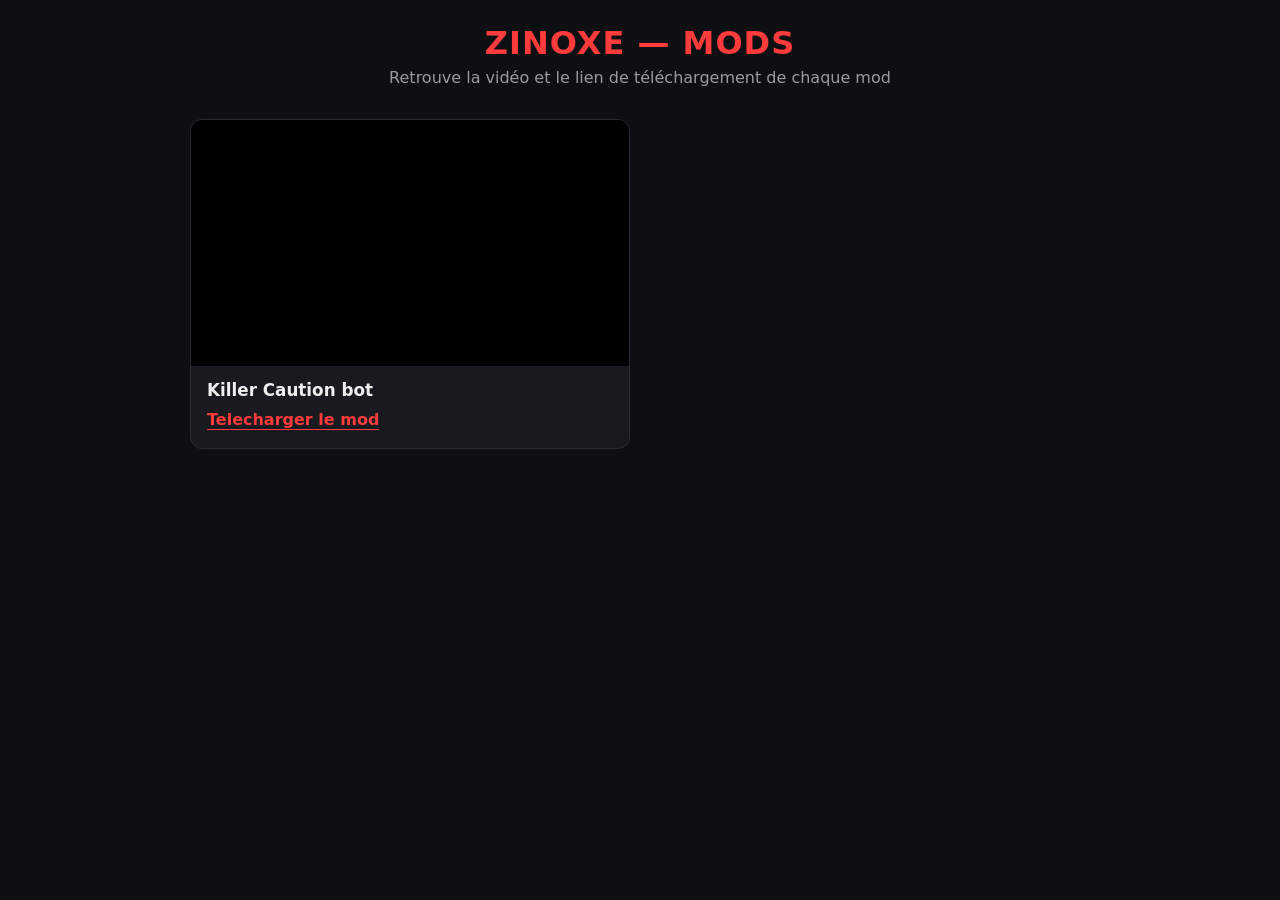
<file: site.html>
<!DOCTYPE html>
<html lang="fr">
<head>
<meta charset="UTF-8">
<meta name="viewport" content="width=device-width, initial-scale=1, viewport-fit=cover">
<title>Zinoxe — Mods</title>
<style>
  :root{
    --bg:#0e0f13; --card:#181a20; --accent:#ff3b3b; --text:#eee; --muted:#9a9aa3;
    box-sizing:border-box; padding-top:env(safe-area-inset-top,0px); padding-bottom:env(safe-area-inset-bottom,0px);
  }
  html{scroll-padding-top:env(safe-area-inset-top,0px);}
  *{box-sizing:border-box;}
  body{
    margin:0; background:var(--bg); color:var(--text);
    font-family:'Segoe UI',system-ui,sans-serif;
    padding:24px 16px 60px;
  }
  header{text-align:center; margin-bottom:32px;}
  header h1{
    font-size:2rem; margin:0; letter-spacing:1px;
    color:var(--accent); text-transform:uppercase;
  }
  header p{color:var(--muted); margin-top:6px;}
  .grid{
    display:grid; gap:20px; max-width:900px; margin:0 auto;
    grid-template-columns:1fr;
  }
  @media(min-width:640px){ .grid{grid-template-columns:1fr 1fr;} }
  .card{
    background:var(--card); border-radius:12px; overflow:hidden;
    border:1px solid #2a2c34; display:flex; flex-direction:column;
  }
  .video-wrap{position:relative; width:100%; padding-top:56.25%; background:#000;}
  .video-wrap iframe{position:absolute; inset:0; width:100%; height:100%; border:0;}
  .card-body{padding:14px 16px 18px;}
  .card-body h2{font-size:1.05rem; margin:0 0 10px;}
  .mod-link{
    display:inline-block; color:var(--accent); font-weight:600;
    text-decoration:none; border-bottom:1px solid var(--accent);
  }
  .mod-link:hover{opacity:.8;}
  .empty{
    max-width:900px; margin:0 auto; text-align:center; color:var(--muted);
    padding:40px 16px; border:1px dashed #3a3c46; border-radius:10px;
  }
</style>
</head>
<body>

<header>
  <h1>Zinoxe — Mods</h1>
  <p>Retrouve la vidéo et le lien de téléchargement de chaque mod</p>
</header>

<div class="grid">
  <div class="card">
    <div class="video-wrap">
      <iframe src="https://www.youtube.com/embed/Z-s7MTKyBsM" title="Killer Caution bot" allowfullscreen></iframe>
    </div>
    <div class="card-body">
      <h2>Killer Caution bot</h2>
      <a class="mod-link" href="https://gamebanana.com/mods/603190" target="_blank" rel="noopener">Telecharger le mod</a>
    </div>
  </div>
</div>

</body>
</html>
</file>
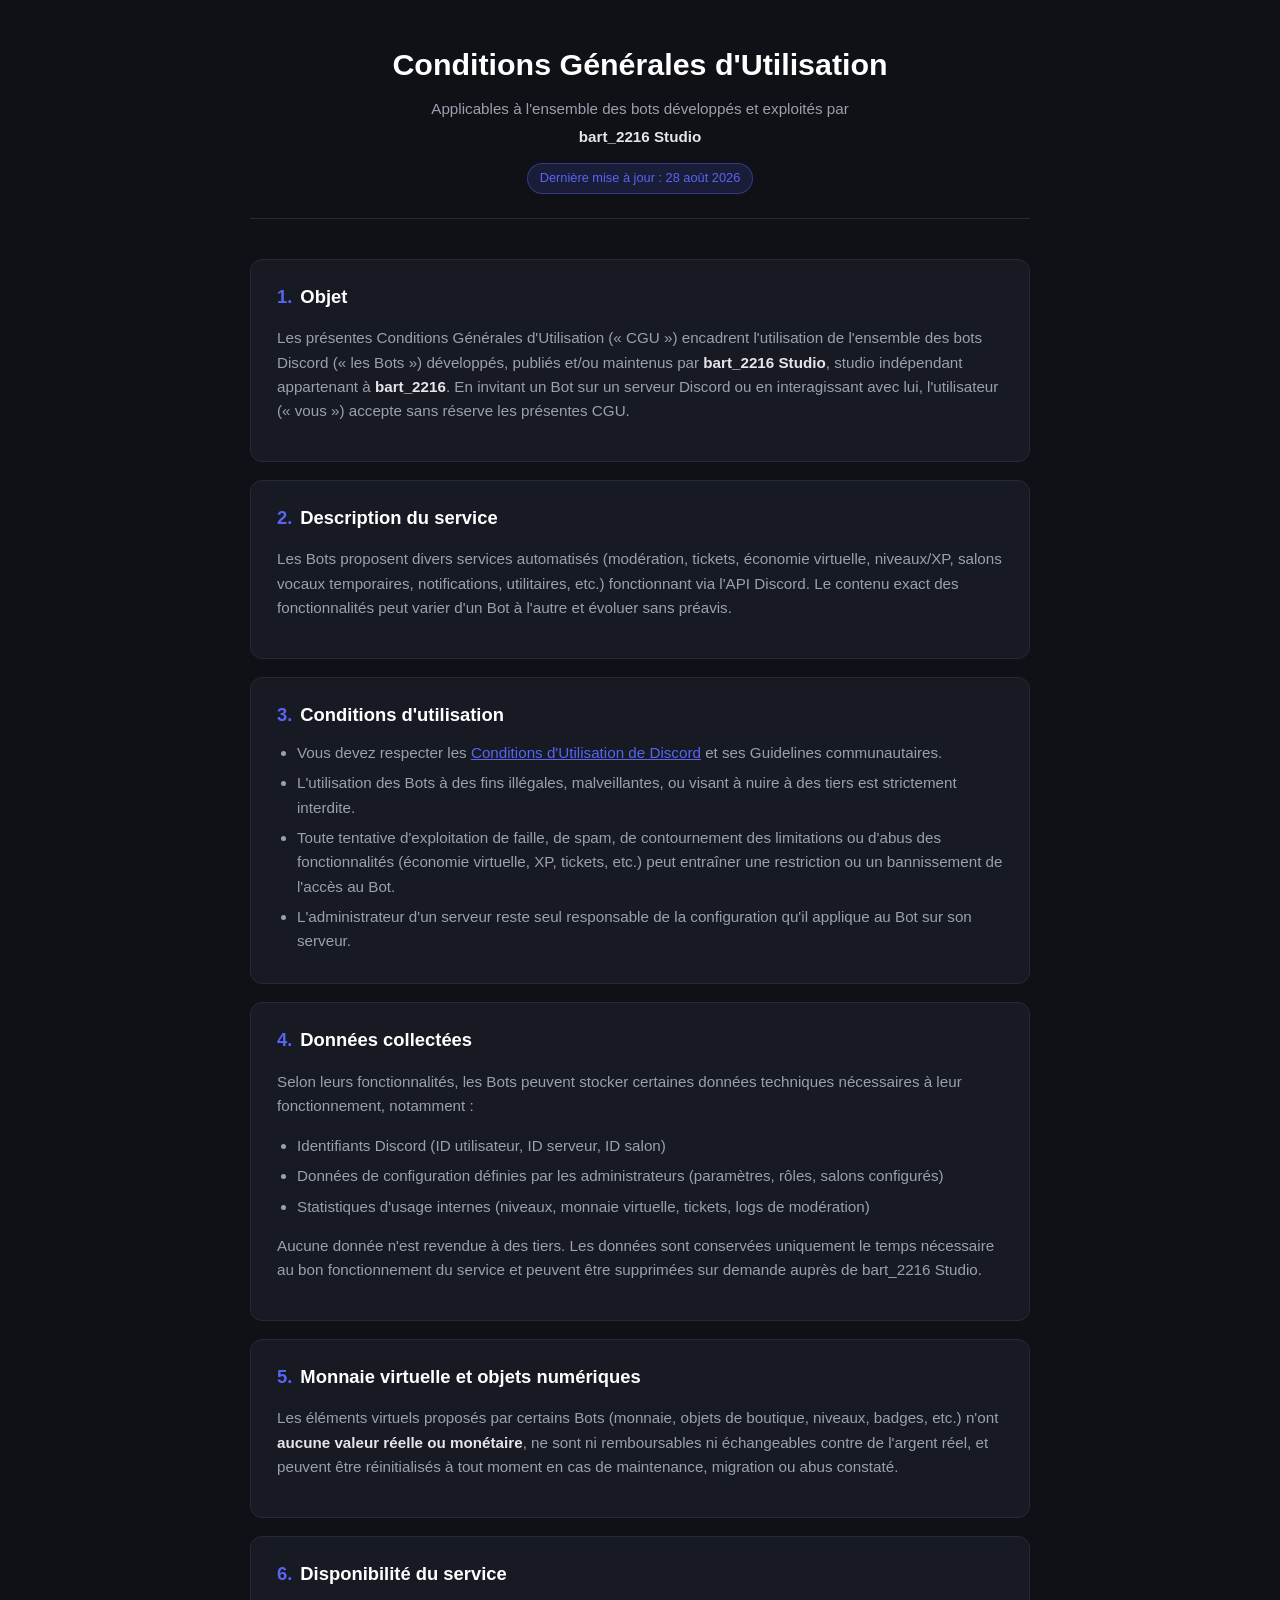
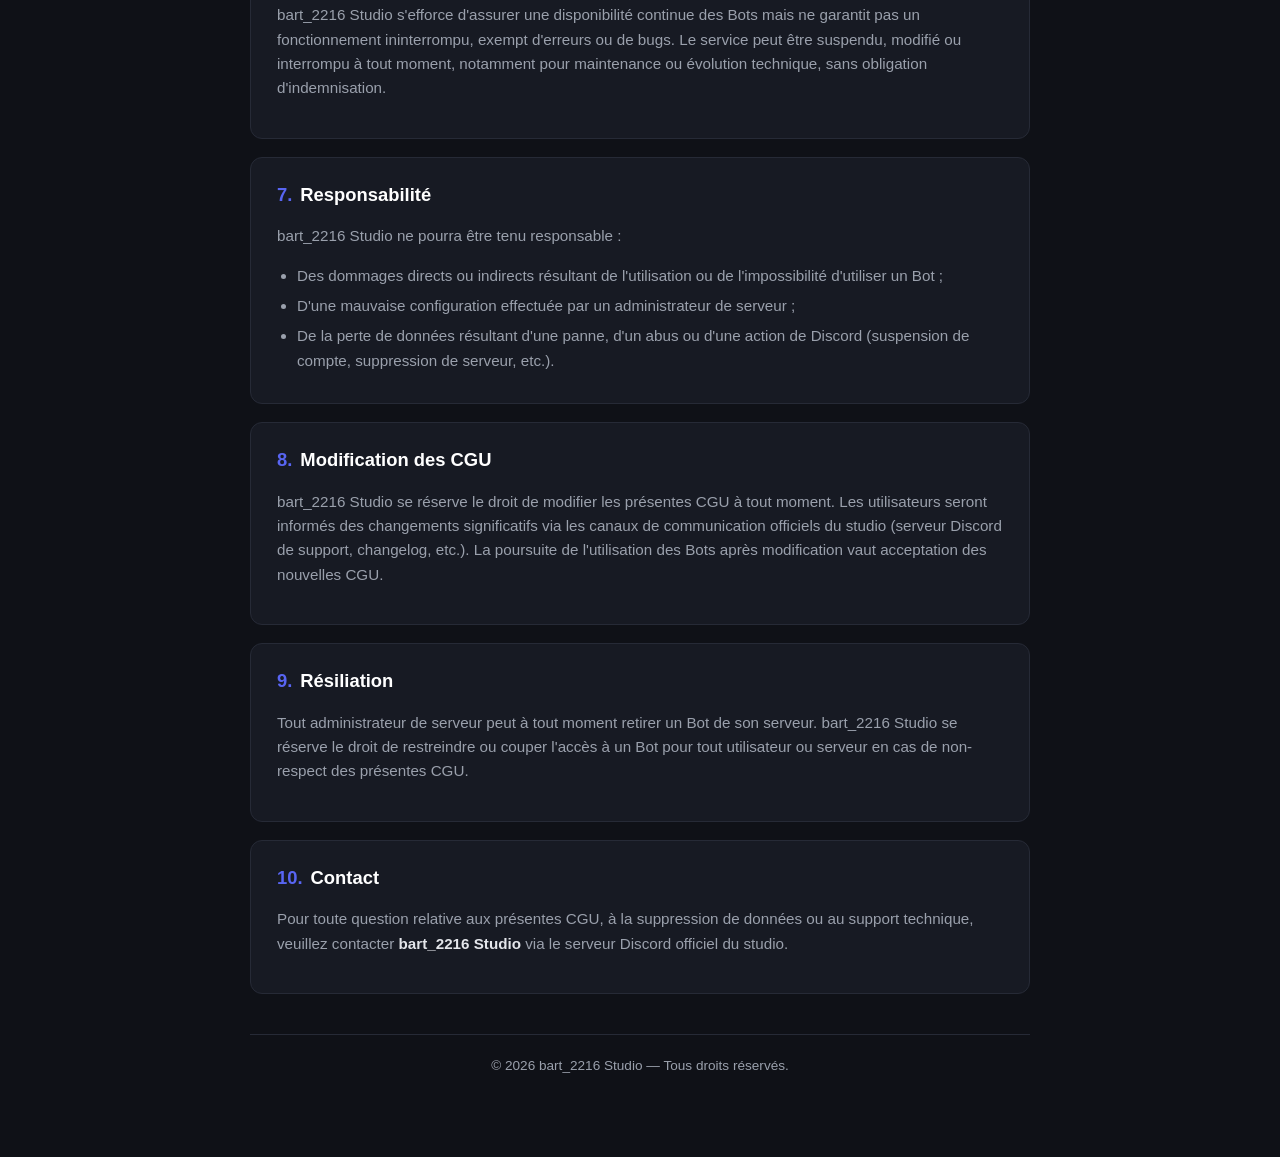
<file: discord/CGU.html>
<!DOCTYPE html>
<html lang="fr">
<head>
<meta charset="UTF-8">
<meta name="viewport" content="width=device-width, initial-scale=1.0">
<title>CGU - bart_2216 Studio</title>
<style>
  :root {
    --bg: #0f1117;
    --bg-card: #171a23;
    --border: #262a36;
    --text: #e4e6eb;
    --text-dim: #9aa0ac;
    --accent: #5865F2;
  }
  * { box-sizing: border-box; }
  body {
    margin: 0;
    padding: 0;
    background: var(--bg);
    color: var(--text);
    font-family: -apple-system, BlinkMacSystemFont, "Segoe UI", Roboto, Helvetica, Arial, sans-serif;
    line-height: 1.6;
  }
  .wrapper {
    max-width: 820px;
    margin: 0 auto;
    padding: 40px 20px 80px;
  }
  header {
    text-align: center;
    margin-bottom: 40px;
    padding-bottom: 24px;
    border-bottom: 1px solid var(--border);
  }
  header h1 {
    font-size: 1.9rem;
    margin: 0 0 8px;
    color: #fff;
  }
  header p {
    color: var(--text-dim);
    margin: 4px 0;
    font-size: 0.95rem;
  }
  .badge {
    display: inline-block;
    background: rgba(88,101,242,0.15);
    color: var(--accent);
    border: 1px solid rgba(88,101,242,0.4);
    padding: 4px 12px;
    border-radius: 999px;
    font-size: 0.8rem;
    margin-top: 10px;
  }
  section {
    background: var(--bg-card);
    border: 1px solid var(--border);
    border-radius: 12px;
    padding: 22px 26px;
    margin-bottom: 18px;
  }
  section h2 {
    font-size: 1.15rem;
    margin: 0 0 12px;
    color: #fff;
    display: flex;
    align-items: center;
    gap: 8px;
  }
  section h2 .num {
    color: var(--accent);
    font-weight: 700;
  }
  section p, section li {
    color: var(--text-dim);
    font-size: 0.95rem;
  }
  ul {
    margin: 8px 0;
    padding-left: 20px;
  }
  li { margin-bottom: 6px; }
  strong { color: var(--text); }
  footer {
    text-align: center;
    color: var(--text-dim);
    font-size: 0.85rem;
    margin-top: 40px;
    padding-top: 20px;
    border-top: 1px solid var(--border);
  }
  a { color: var(--accent); }
</style>
</head>
<body>
<div class="wrapper">

  <header>
    <h1>Conditions Générales d'Utilisation</h1>
    <p>Applicables à l'ensemble des bots développés et exploités par</p>
    <p><strong>bart_2216 Studio</strong></p>
    <span class="badge">Dernière mise à jour : 28 août 2026</span>
  </header>

  <section>
    <h2><span class="num">1.</span> Objet</h2>
    <p>Les présentes Conditions Générales d'Utilisation (« CGU ») encadrent l'utilisation de l'ensemble des bots Discord (« les Bots ») développés, publiés et/ou maintenus par <strong>bart_2216 Studio</strong>, studio indépendant appartenant à <strong>bart_2216</strong>. En invitant un Bot sur un serveur Discord ou en interagissant avec lui, l'utilisateur (« vous ») accepte sans réserve les présentes CGU.</p>
  </section>

  <section>
    <h2><span class="num">2.</span> Description du service</h2>
    <p>Les Bots proposent divers services automatisés (modération, tickets, économie virtuelle, niveaux/XP, salons vocaux temporaires, notifications, utilitaires, etc.) fonctionnant via l'API Discord. Le contenu exact des fonctionnalités peut varier d'un Bot à l'autre et évoluer sans préavis.</p>
  </section>

  <section>
    <h2><span class="num">3.</span> Conditions d'utilisation</h2>
    <ul>
      <li>Vous devez respecter les <a href="https://discord.com/terms" target="_blank">Conditions d'Utilisation de Discord</a> et ses Guidelines communautaires.</li>
      <li>L'utilisation des Bots à des fins illégales, malveillantes, ou visant à nuire à des tiers est strictement interdite.</li>
      <li>Toute tentative d'exploitation de faille, de spam, de contournement des limitations ou d'abus des fonctionnalités (économie virtuelle, XP, tickets, etc.) peut entraîner une restriction ou un bannissement de l'accès au Bot.</li>
      <li>L'administrateur d'un serveur reste seul responsable de la configuration qu'il applique au Bot sur son serveur.</li>
    </ul>
  </section>

  <section>
    <h2><span class="num">4.</span> Données collectées</h2>
    <p>Selon leurs fonctionnalités, les Bots peuvent stocker certaines données techniques nécessaires à leur fonctionnement, notamment :</p>
    <ul>
      <li>Identifiants Discord (ID utilisateur, ID serveur, ID salon)</li>
      <li>Données de configuration définies par les administrateurs (paramètres, rôles, salons configurés)</li>
      <li>Statistiques d'usage internes (niveaux, monnaie virtuelle, tickets, logs de modération)</li>
    </ul>
    <p>Aucune donnée n'est revendue à des tiers. Les données sont conservées uniquement le temps nécessaire au bon fonctionnement du service et peuvent être supprimées sur demande auprès de bart_2216 Studio.</p>
  </section>

  <section>
    <h2><span class="num">5.</span> Monnaie virtuelle et objets numériques</h2>
    <p>Les éléments virtuels proposés par certains Bots (monnaie, objets de boutique, niveaux, badges, etc.) n'ont <strong>aucune valeur réelle ou monétaire</strong>, ne sont ni remboursables ni échangeables contre de l'argent réel, et peuvent être réinitialisés à tout moment en cas de maintenance, migration ou abus constaté.</p>
  </section>

  <section>
    <h2><span class="num">6.</span> Disponibilité du service</h2>
    <p>bart_2216 Studio s'efforce d'assurer une disponibilité continue des Bots mais ne garantit pas un fonctionnement ininterrompu, exempt d'erreurs ou de bugs. Le service peut être suspendu, modifié ou interrompu à tout moment, notamment pour maintenance ou évolution technique, sans obligation d'indemnisation.</p>
  </section>

  <section>
    <h2><span class="num">7.</span> Responsabilité</h2>
    <p>bart_2216 Studio ne pourra être tenu responsable :</p>
    <ul>
      <li>Des dommages directs ou indirects résultant de l'utilisation ou de l'impossibilité d'utiliser un Bot ;</li>
      <li>D'une mauvaise configuration effectuée par un administrateur de serveur ;</li>
      <li>De la perte de données résultant d'une panne, d'un abus ou d'une action de Discord (suspension de compte, suppression de serveur, etc.).</li>
    </ul>
  </section>

  <section>
    <h2><span class="num">8.</span> Modification des CGU</h2>
    <p>bart_2216 Studio se réserve le droit de modifier les présentes CGU à tout moment. Les utilisateurs seront informés des changements significatifs via les canaux de communication officiels du studio (serveur Discord de support, changelog, etc.). La poursuite de l'utilisation des Bots après modification vaut acceptation des nouvelles CGU.</p>
  </section>

  <section>
    <h2><span class="num">9.</span> Résiliation</h2>
    <p>Tout administrateur de serveur peut à tout moment retirer un Bot de son serveur. bart_2216 Studio se réserve le droit de restreindre ou couper l'accès à un Bot pour tout utilisateur ou serveur en cas de non-respect des présentes CGU.</p>
  </section>

  <section>
    <h2><span class="num">10.</span> Contact</h2>
    <p>Pour toute question relative aux présentes CGU, à la suppression de données ou au support technique, veuillez contacter <strong>bart_2216 Studio</strong> via le serveur Discord officiel du studio.</p>
  </section>

  <footer>
    © 2026 bart_2216 Studio — Tous droits réservés.
  </footer>

</div>
</body>
</html>
</file>
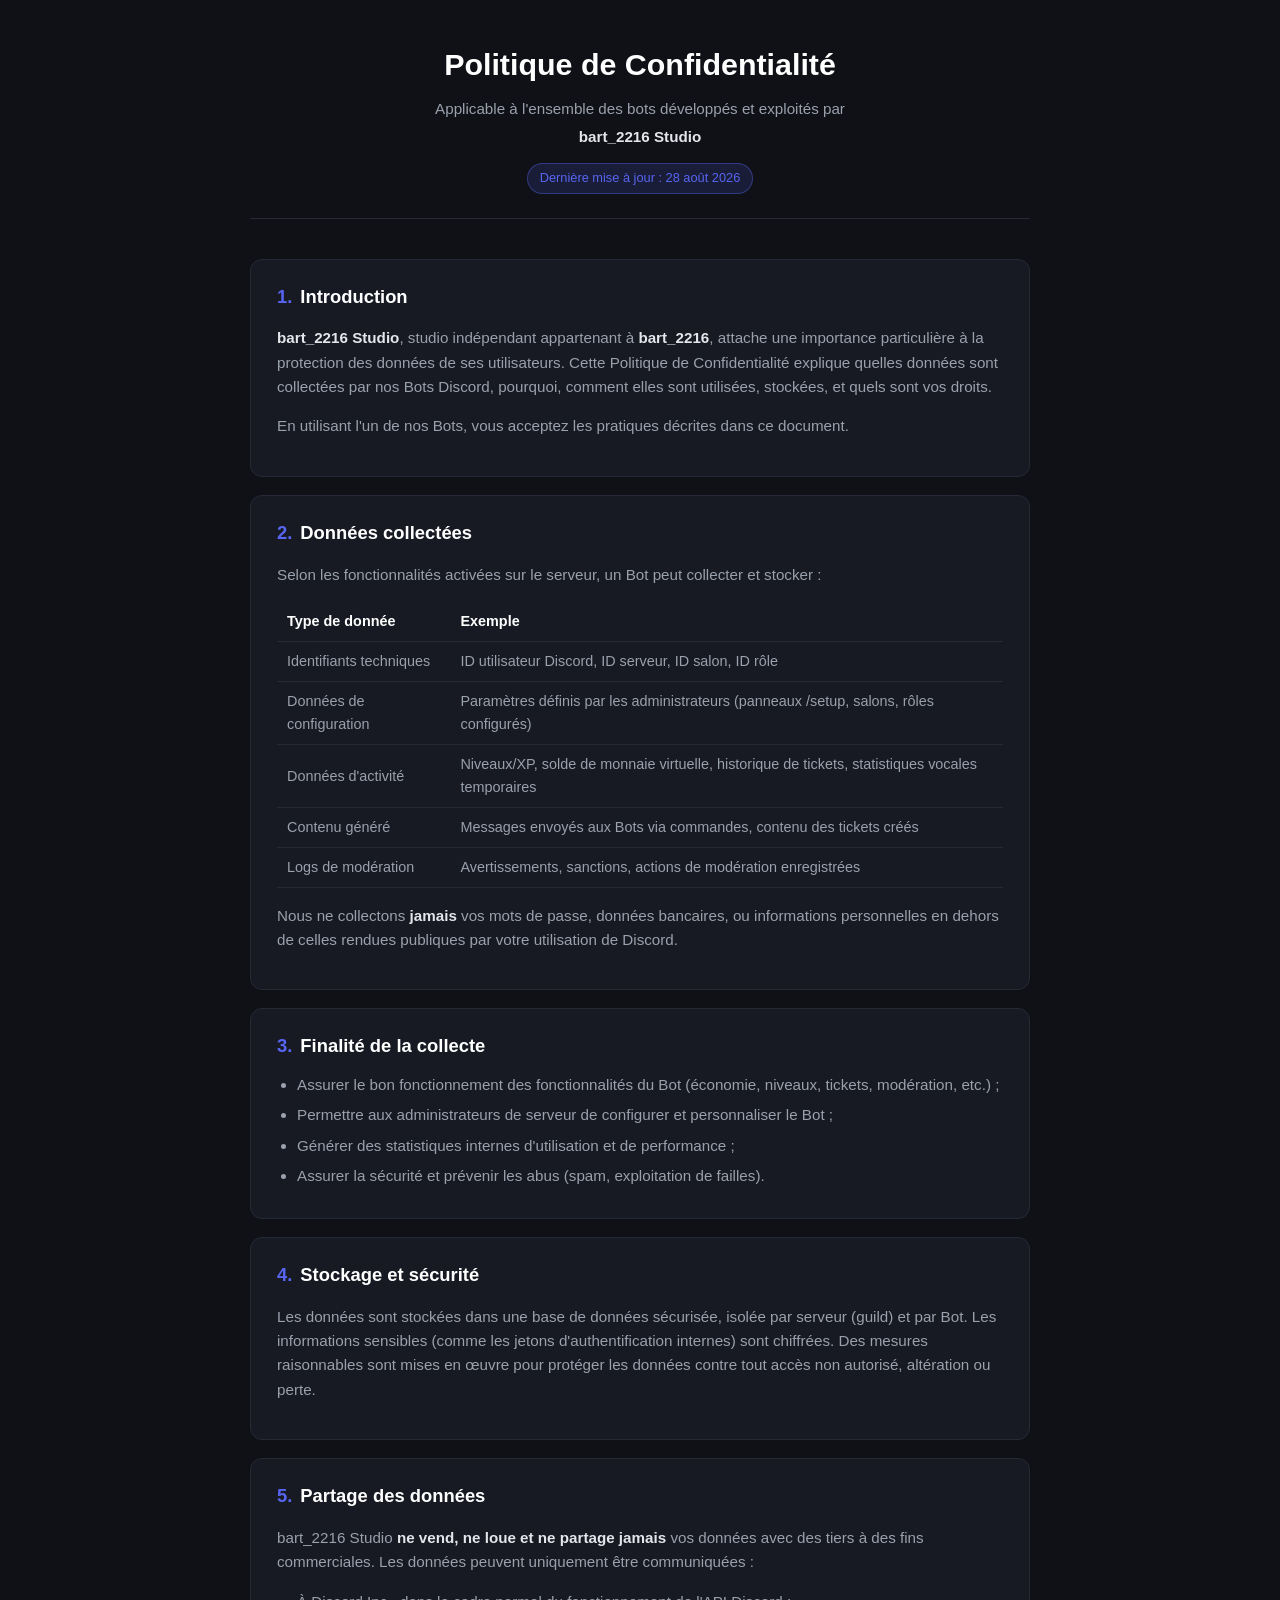
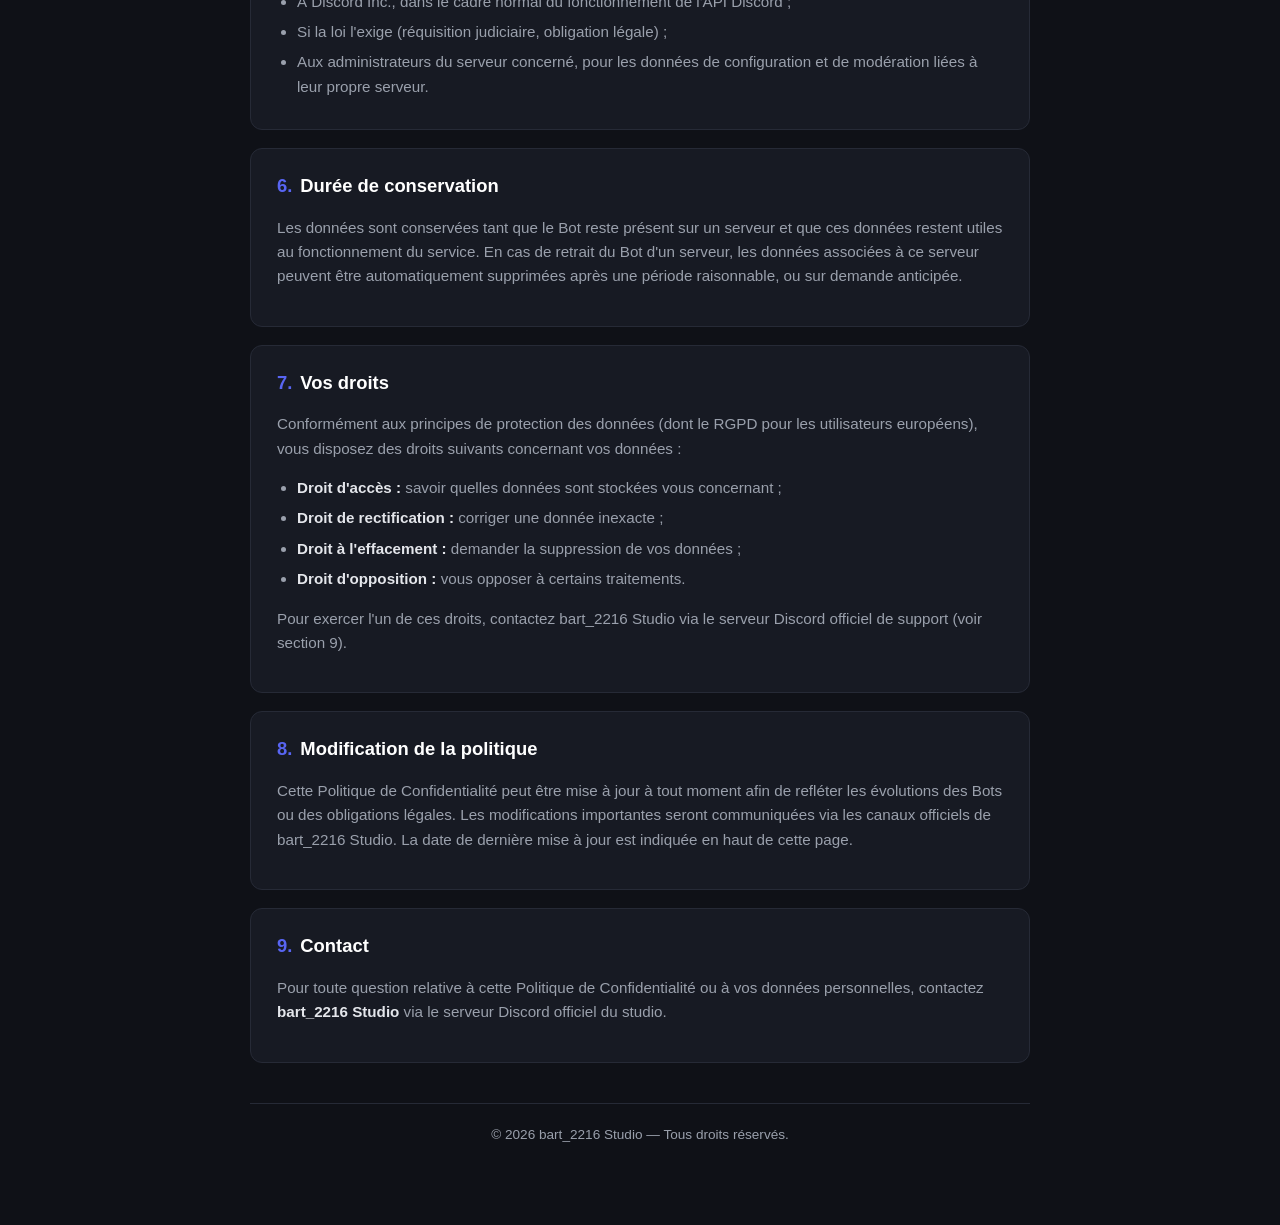
<file: discord/PDC.html>
<!DOCTYPE html>
<html lang="fr">
<head>
<meta charset="UTF-8">
<meta name="viewport" content="width=device-width, initial-scale=1.0">
<title>Politique de Confidentialité - bart_2216 Studio</title>
<style>
  :root {
    --bg: #0f1117;
    --bg-card: #171a23;
    --border: #262a36;
    --text: #e4e6eb;
    --text-dim: #9aa0ac;
    --accent: #5865F2;
  }
  * { box-sizing: border-box; }
  body {
    margin: 0;
    padding: 0;
    background: var(--bg);
    color: var(--text);
    font-family: -apple-system, BlinkMacSystemFont, "Segoe UI", Roboto, Helvetica, Arial, sans-serif;
    line-height: 1.6;
  }
  .wrapper {
    max-width: 820px;
    margin: 0 auto;
    padding: 40px 20px 80px;
  }
  header {
    text-align: center;
    margin-bottom: 40px;
    padding-bottom: 24px;
    border-bottom: 1px solid var(--border);
  }
  header h1 {
    font-size: 1.9rem;
    margin: 0 0 8px;
    color: #fff;
  }
  header p {
    color: var(--text-dim);
    margin: 4px 0;
    font-size: 0.95rem;
  }
  .badge {
    display: inline-block;
    background: rgba(88,101,242,0.15);
    color: var(--accent);
    border: 1px solid rgba(88,101,242,0.4);
    padding: 4px 12px;
    border-radius: 999px;
    font-size: 0.8rem;
    margin-top: 10px;
  }
  section {
    background: var(--bg-card);
    border: 1px solid var(--border);
    border-radius: 12px;
    padding: 22px 26px;
    margin-bottom: 18px;
  }
  section h2 {
    font-size: 1.15rem;
    margin: 0 0 12px;
    color: #fff;
    display: flex;
    align-items: center;
    gap: 8px;
  }
  section h2 .num {
    color: var(--accent);
    font-weight: 700;
  }
  section p, section li {
    color: var(--text-dim);
    font-size: 0.95rem;
  }
  ul {
    margin: 8px 0;
    padding-left: 20px;
  }
  li { margin-bottom: 6px; }
  strong { color: var(--text); }
  table {
    width: 100%;
    border-collapse: collapse;
    margin-top: 10px;
    font-size: 0.9rem;
  }
  th, td {
    text-align: left;
    padding: 8px 10px;
    border-bottom: 1px solid var(--border);
    color: var(--text-dim);
  }
  th {
    color: #fff;
    font-weight: 600;
  }
  footer {
    text-align: center;
    color: var(--text-dim);
    font-size: 0.85rem;
    margin-top: 40px;
    padding-top: 20px;
    border-top: 1px solid var(--border);
  }
  a { color: var(--accent); }
</style>
</head>
<body>
<div class="wrapper">

  <header>
    <h1>Politique de Confidentialité</h1>
    <p>Applicable à l'ensemble des bots développés et exploités par</p>
    <p><strong>bart_2216 Studio</strong></p>
    <span class="badge">Dernière mise à jour : 28 août 2026</span>
  </header>

  <section>
    <h2><span class="num">1.</span> Introduction</h2>
    <p><strong>bart_2216 Studio</strong>, studio indépendant appartenant à <strong>bart_2216</strong>, attache une importance particulière à la protection des données de ses utilisateurs. Cette Politique de Confidentialité explique quelles données sont collectées par nos Bots Discord, pourquoi, comment elles sont utilisées, stockées, et quels sont vos droits.</p>
    <p>En utilisant l'un de nos Bots, vous acceptez les pratiques décrites dans ce document.</p>
  </section>

  <section>
    <h2><span class="num">2.</span> Données collectées</h2>
    <p>Selon les fonctionnalités activées sur le serveur, un Bot peut collecter et stocker :</p>
    <table>
      <tr><th>Type de donnée</th><th>Exemple</th></tr>
      <tr><td>Identifiants techniques</td><td>ID utilisateur Discord, ID serveur, ID salon, ID rôle</td></tr>
      <tr><td>Données de configuration</td><td>Paramètres définis par les administrateurs (panneaux /setup, salons, rôles configurés)</td></tr>
      <tr><td>Données d'activité</td><td>Niveaux/XP, solde de monnaie virtuelle, historique de tickets, statistiques vocales temporaires</td></tr>
      <tr><td>Contenu généré</td><td>Messages envoyés aux Bots via commandes, contenu des tickets créés</td></tr>
      <tr><td>Logs de modération</td><td>Avertissements, sanctions, actions de modération enregistrées</td></tr>
    </table>
    <p>Nous ne collectons <strong>jamais</strong> vos mots de passe, données bancaires, ou informations personnelles en dehors de celles rendues publiques par votre utilisation de Discord.</p>
  </section>

  <section>
    <h2><span class="num">3.</span> Finalité de la collecte</h2>
    <ul>
      <li>Assurer le bon fonctionnement des fonctionnalités du Bot (économie, niveaux, tickets, modération, etc.) ;</li>
      <li>Permettre aux administrateurs de serveur de configurer et personnaliser le Bot ;</li>
      <li>Générer des statistiques internes d'utilisation et de performance ;</li>
      <li>Assurer la sécurité et prévenir les abus (spam, exploitation de failles).</li>
    </ul>
  </section>

  <section>
    <h2><span class="num">4.</span> Stockage et sécurité</h2>
    <p>Les données sont stockées dans une base de données sécurisée, isolée par serveur (guild) et par Bot. Les informations sensibles (comme les jetons d'authentification internes) sont chiffrées. Des mesures raisonnables sont mises en œuvre pour protéger les données contre tout accès non autorisé, altération ou perte.</p>
  </section>

  <section>
    <h2><span class="num">5.</span> Partage des données</h2>
    <p>bart_2216 Studio <strong>ne vend, ne loue et ne partage jamais</strong> vos données avec des tiers à des fins commerciales. Les données peuvent uniquement être communiquées :</p>
    <ul>
      <li>À Discord Inc., dans le cadre normal du fonctionnement de l'API Discord ;</li>
      <li>Si la loi l'exige (réquisition judiciaire, obligation légale) ;</li>
      <li>Aux administrateurs du serveur concerné, pour les données de configuration et de modération liées à leur propre serveur.</li>
    </ul>
  </section>

  <section>
    <h2><span class="num">6.</span> Durée de conservation</h2>
    <p>Les données sont conservées tant que le Bot reste présent sur un serveur et que ces données restent utiles au fonctionnement du service. En cas de retrait du Bot d'un serveur, les données associées à ce serveur peuvent être automatiquement supprimées après une période raisonnable, ou sur demande anticipée.</p>
  </section>

  <section>
    <h2><span class="num">7.</span> Vos droits</h2>
    <p>Conformément aux principes de protection des données (dont le RGPD pour les utilisateurs européens), vous disposez des droits suivants concernant vos données :</p>
    <ul>
      <li><strong>Droit d'accès :</strong> savoir quelles données sont stockées vous concernant ;</li>
      <li><strong>Droit de rectification :</strong> corriger une donnée inexacte ;</li>
      <li><strong>Droit à l'effacement :</strong> demander la suppression de vos données ;</li>
      <li><strong>Droit d'opposition :</strong> vous opposer à certains traitements.</li>
    </ul>
    <p>Pour exercer l'un de ces droits, contactez bart_2216 Studio via le serveur Discord officiel de support (voir section 9).</p>
  </section>

  <section>
    <h2><span class="num">8.</span> Modification de la politique</h2>
    <p>Cette Politique de Confidentialité peut être mise à jour à tout moment afin de refléter les évolutions des Bots ou des obligations légales. Les modifications importantes seront communiquées via les canaux officiels de bart_2216 Studio. La date de dernière mise à jour est indiquée en haut de cette page.</p>
  </section>

  <section>
    <h2><span class="num">9.</span> Contact</h2>
    <p>Pour toute question relative à cette Politique de Confidentialité ou à vos données personnelles, contactez <strong>bart_2216 Studio</strong> via le serveur Discord officiel du studio.</p>
  </section>

  <footer>
    © 2026 bart_2216 Studio — Tous droits réservés.
  </footer>

</div>
</body>
</html>
</file>
